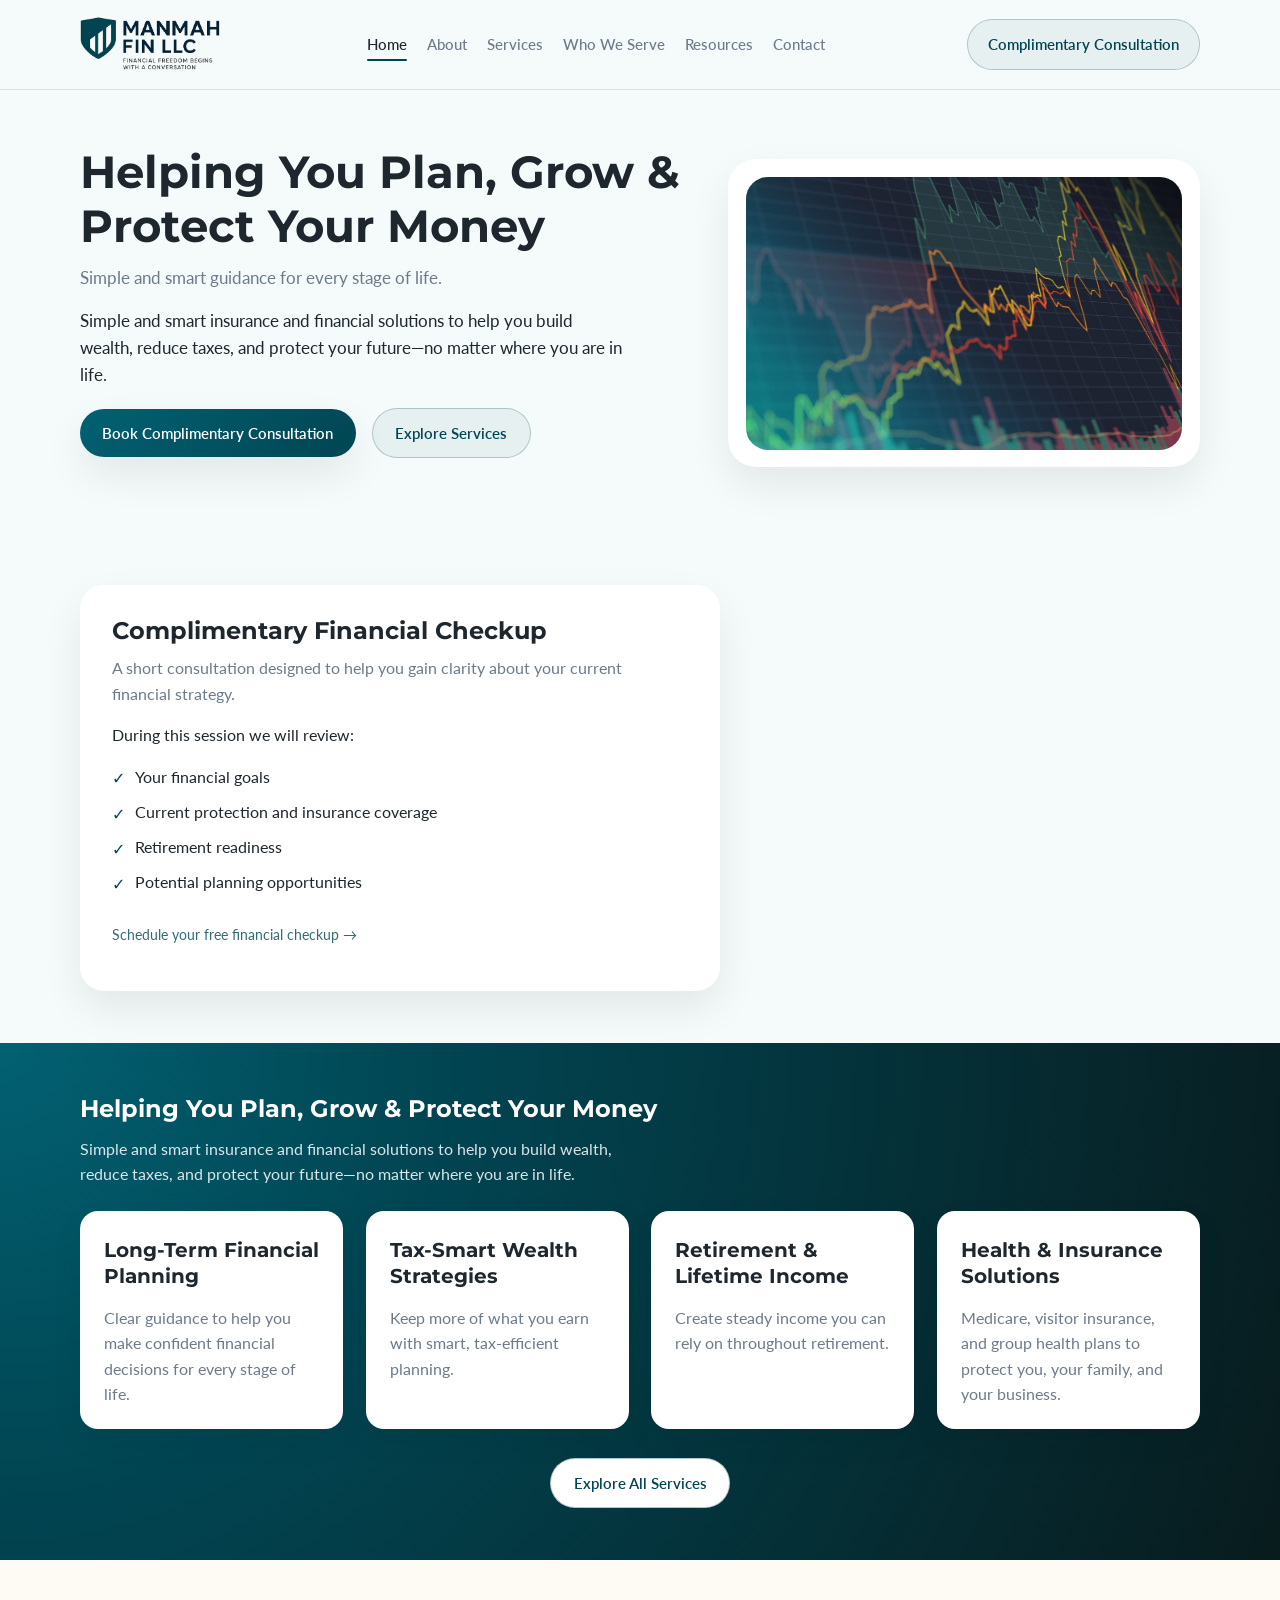
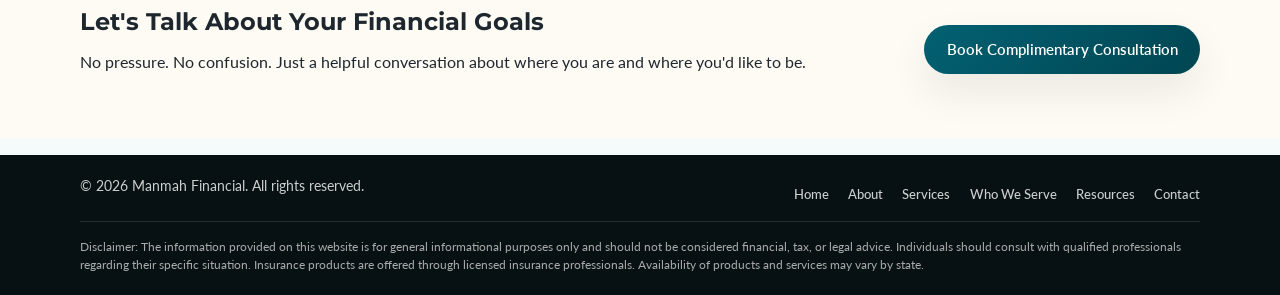
<file: index.html>
<!DOCTYPE html>
<html lang="en">
<head>
  <meta charset="UTF-8" />
  <meta name="viewport" content="width=device-width, initial-scale=1.0" />
  <title>Manmah Financial | Strategic Financial Planning</title>
  <meta name="description" content="Strategic financial planning for protection, growth, and retirement confidence. Helping individuals, families, and business owners build financial security." />
  <link rel="stylesheet" href="assets/css/styles.css" />
  <style>
    /* Home page service cards: titles at top, equal height, vertically aligned */
    .home-service-grid {
      display: grid;
      grid-template-columns: repeat(4, 1fr);
      gap: 1.4rem;
      align-items: stretch;
    }
    @media (max-width: 900px) {
      .home-service-grid { grid-template-columns: repeat(2, 1fr); }
    }
    @media (max-width: 500px) {
      .home-service-grid { grid-template-columns: 1fr; }
    }
    .home-service-card {
      display: grid;
      grid-template-rows: auto 1fr;
      align-content: start;
      justify-content: flex-start;
      height: 100%;
      min-height: 0;
    }
    .home-service-card h3 {
      margin: 0 0 0.5rem;
      min-height: 2.6em;
    }
    .home-service-card p {
      margin: 0;
    }
  </style>
  <link rel="preconnect" href="https://fonts.googleapis.com">
  <link rel="preconnect" href="https://fonts.gstatic.com" crossorigin>
  <link href="https://fonts.googleapis.com/css2?family=Montserrat:wght@400;500;600;700&family=Lato:wght@300;400;700&display=swap" rel="stylesheet">
</head>
<body>
  <header class="site-header">
    <div class="container header-inner">
      <div class="logo">
        <a href="index.html">
          <img src="assets/images/output-onlinejpgtools.png" alt="Manmah Financial logo and wordmark" class="logo-image" />
        </a>
      </div>
      <nav class="main-nav">
        <a href="index.html" class="active">Home</a>
        <a href="about.html">About</a>
        <a href="services.html">Services</a>
        <a href="who-we-serve.html">Who We Serve</a>
        <a href="resources.html">Resources</a>
        <a href="contact.html">Contact</a>
      </nav>
      <div class="header-cta">
        <a href="https://calendly.com/sunitam-manmah/30min" target="_blank" rel="noopener noreferrer" class="btn btn-outline">Complimentary Consultation</a>
      </div>
    </div>
  </header>

  <main>
    <!-- Hero Section -->
    <section class="hero">
      <div class="container hero-grid">
        <div class="hero-copy">
          <h1>Helping You Plan, Grow &amp; Protect Your Money</h1>
          <p class="hero-subtitle">Simple and smart guidance for every stage of life.</p>
          <p class="hero-intro">
            Simple and smart insurance and financial solutions to help you build wealth,
            reduce taxes, and protect your future—no matter where you are in life.
          </p>
          <div class="hero-actions">
            <a href="contact.html" class="btn btn-primary">Book Complimentary Consultation</a>
            <a href="services.html" class="btn btn-outline">Explore Services</a>
          </div>
        </div>
        <div class="hero-image-card">
          <div class="hero-image-placeholder">
            <img src="assets/images/stocks1.jpg" alt="Financial planning and market performance visualization" />
          </div>
        </div>
      </div>
    </section>

    <!-- Complimentary Financial Checkup -->
    <section class="section-light">
      <div class="container">
        <div class="checkup-card">
          <h2>Complimentary Financial Checkup</h2>
          <p class="section-intro">
            A short consultation designed to help you gain clarity about your current financial strategy.
          </p>
          <p>During this session we will review:</p>
          <ul class="checklist">
            <li>Your financial goals</li>
            <li>Current protection and insurance coverage</li>
            <li>Retirement readiness</li>
            <li>Potential planning opportunities</li>
          </ul>
          <p><a href="contact.html" class="link-ghost">Schedule your free financial checkup &rarr;</a></p>
        </div>
      </div>
    </section>

    <!-- Services Preview -->
    <section class="section-dark home-services">
      <div class="container">
        <header class="section-header">
          <h2>Helping You Plan, Grow &amp; Protect Your Money</h2>
          <p class="section-intro">
            Simple and smart insurance and financial solutions to help you build wealth, reduce taxes,
            and protect your future—no matter where you are in life.
          </p>
        </header>
        <div class="service-grid home-service-grid">
          <article class="service-card home-service-card">
            <h3>Long-Term Financial Planning</h3>
            <p>Clear guidance to help you make confident financial decisions for every stage of life.</p>
          </article>
          <article class="service-card home-service-card">
            <h3>Tax-Smart Wealth Strategies</h3>
            <p>Keep more of what you earn with smart, tax-efficient planning.</p>
          </article>
          <article class="service-card home-service-card">
            <h3>Retirement &amp; Lifetime Income</h3>
            <p>Create steady income you can rely on throughout retirement.</p>
          </article>
          <article class="service-card home-service-card">
            <h3>Health &amp; Insurance Solutions</h3>
            <p>Medicare, visitor insurance, and group health plans to protect you, your family, and your business.</p>
          </article>
        </div>
        <div class="centered-cta">
          <a href="services.html" class="btn btn-secondary">Explore All Services</a>
        </div>
      </div>
    </section>

    <!-- CTA -->
    <section class="section-cta">
      <div class="container cta-inner">
        <div>
          <h2>Let's Talk About Your Financial Goals</h2>
          <p>No pressure. No confusion. Just a helpful conversation about where you are and where you'd like to be.</p>
        </div>
        <a href="contact.html" class="btn btn-primary">Book Complimentary Consultation</a>
      </div>
    </section>
  </main>

  <footer class="site-footer">
    <div class="container footer-inner">
      <p>&copy; <span id="year"></span> Manmah Financial. All rights reserved.</p>
      <nav class="footer-nav">
        <a href="index.html">Home</a>
        <a href="about.html">About</a>
        <a href="services.html">Services</a>
        <a href="who-we-serve.html">Who We Serve</a>
        <a href="resources.html">Resources</a>
        <a href="contact.html">Contact</a>
      </nav>
    </div>
    <div class="container footer-disclaimer">
      <p class="disclaimer">Disclaimer: The information provided on this website is for general informational purposes only and should not be considered financial, tax, or legal advice. Individuals should consult with qualified professionals regarding their specific situation. Insurance products are offered through licensed insurance professionals. Availability of products and services may vary by state.</p>
    </div>
  </footer>

  <script>
    document.getElementById('year').textContent = new Date().getFullYear();
  </script>
</body>
</html>
</file>
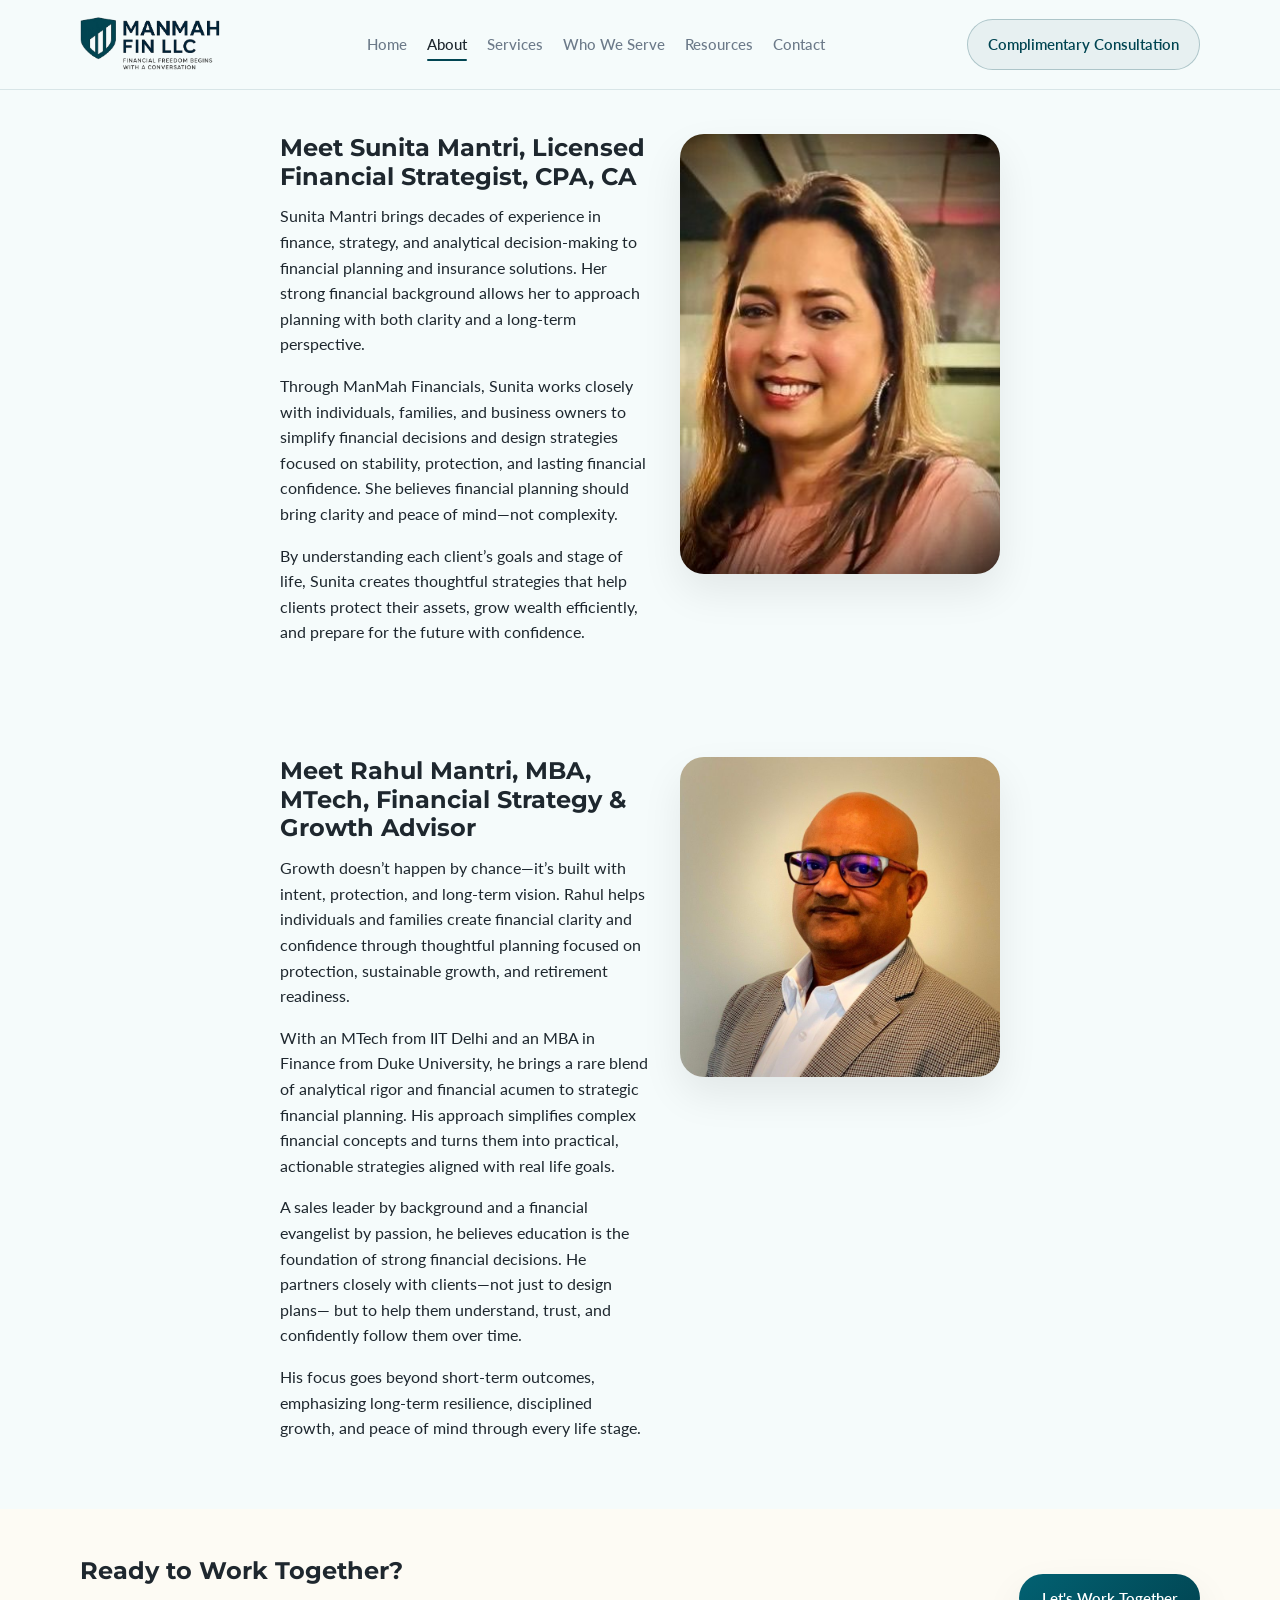
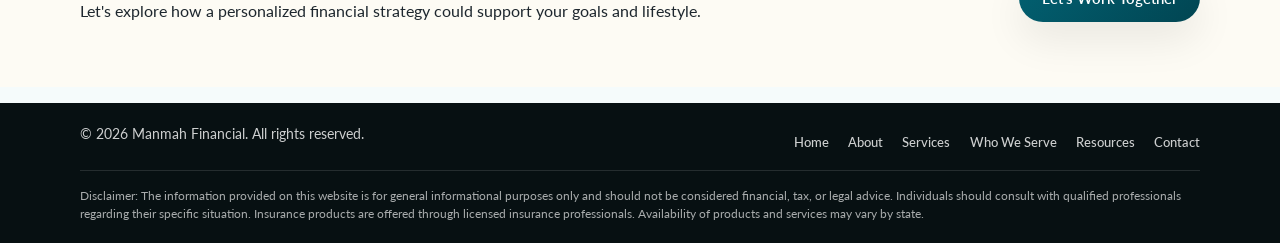
<file: about.html>
<!DOCTYPE html>
<html lang="en">
<head>
  <meta charset="UTF-8" />
  <meta name="viewport" content="width=device-width, initial-scale=1.0" />
  <title>About | Manmah Financial</title>
  <meta name="description" content="Meet Sunita Mantri, CA, CPA — Financial Strategist helping individuals, families, and business owners build financial confidence." />
  <link rel="stylesheet" href="assets/css/styles.css" />
  <link rel="preconnect" href="https://fonts.googleapis.com">
  <link rel="preconnect" href="https://fonts.gstatic.com" crossorigin>
  <link href="https://fonts.googleapis.com/css2?family=Montserrat:wght@400;500;600;700&family=Lato:wght@300;400;700&display=swap" rel="stylesheet">
</head>
<body>
  <header class="site-header">
    <div class="container header-inner">
      <div class="logo">
        <a href="index.html">
          <img src="assets/images/output-onlinejpgtools.png" alt="Manmah Financial logo and wordmark" class="logo-image" />
        </a>
      </div>
      <nav class="main-nav">
        <a href="index.html">Home</a>
        <a href="about.html" class="active">About</a>
        <a href="services.html">Services</a>
        <a href="who-we-serve.html">Who We Serve</a>
        <a href="resources.html">Resources</a>
        <a href="contact.html">Contact</a>
      </nav>
      <div class="header-cta">
        <a href="https://calendly.com/sunitam-manmah/30min" target="_blank" rel="noopener noreferrer" class="btn btn-outline">Complimentary Consultation</a>
      </div>
    </div>
  </header>

  <main>
    <section class="section-light">
      <div class="container narrow">
        <div class="about-profile-block">
          <div class="about-profile-content">
            <h2>Meet Sunita Mantri, Licensed Financial Strategist, CPA, CA</h2>
          <p>
            Sunita Mantri brings decades of experience in finance, strategy, and analytical decision-making
            to financial planning and insurance solutions. Her strong financial background allows her to
            approach planning with both clarity and a long-term perspective.
          </p>
          <p>
            Through ManMah Financials, Sunita works closely with individuals, families, and business owners
            to simplify financial decisions and design strategies focused on stability, protection, and lasting
            financial confidence. She believes financial planning should bring clarity and peace of mind—not complexity.
          </p>
          <p>
            By understanding each client’s goals and stage of life, Sunita creates thoughtful strategies that help
            clients protect their assets, grow wealth efficiently, and prepare for the future with confidence.
            </p>
          </div>
          <div class="about-profile-image-wrap">
            <img src="assets/images/IMG-20260306-WA0001.jpg" alt="Sunita Mantri, Licensed Financial Strategist, CPA, CA" />
          </div>
        </div>
      </div>
    </section>

    <section class="section-light">
      <div class="container narrow">
        <div class="about-profile-block">
          <div class="about-profile-content">
            <h2>Meet Rahul Mantri, MBA, MTech, Financial Strategy &amp; Growth Advisor</h2>
            <p>
            Growth doesn’t happen by chance—it’s built with intent, protection, and long-term vision.
            Rahul helps individuals and families create financial clarity and confidence through thoughtful
            planning focused on protection, sustainable growth, and retirement readiness.
          </p>
          <p>
            With an MTech from IIT Delhi and an MBA in Finance from Duke University, he brings a rare blend
            of analytical rigor and financial acumen to strategic financial planning. His approach simplifies
            complex financial concepts and turns them into practical, actionable strategies aligned with real life goals.
          </p>
          <p>
            A sales leader by background and a financial evangelist by passion, he believes education is the
            foundation of strong financial decisions. He partners closely with clients—not just to design plans—
            but to help them understand, trust, and confidently follow them over time.
          </p>
          <p>
            His focus goes beyond short-term outcomes, emphasizing long-term resilience, disciplined growth,
            and peace of mind through every life stage.
          </p>
          </div>
          <div class="about-profile-image-wrap">
            <img src="assets/images/IMG-20260311-WA0003.jpg" alt="Rahul Mantri, MBA, MTech, Financial Strategy &amp; Growth Advisor" />
          </div>
        </div>
      </div>
    </section>

    <section class="section-cta">
      <div class="container cta-inner">
        <div>
          <h2>Ready to Work Together?</h2>
          <p>Let's explore how a personalized financial strategy could support your goals and lifestyle.</p>
        </div>
        <a href="contact.html" class="btn btn-primary">Let's Work Together</a>
      </div>
    </section>
  </main>

  <footer class="site-footer">
    <div class="container footer-inner">
      <p>&copy; <span id="year"></span> Manmah Financial. All rights reserved.</p>
      <nav class="footer-nav">
        <a href="index.html">Home</a>
        <a href="about.html">About</a>
        <a href="services.html">Services</a>
        <a href="who-we-serve.html">Who We Serve</a>
        <a href="resources.html">Resources</a>
        <a href="contact.html">Contact</a>
      </nav>
    </div>
    <div class="container footer-disclaimer">
      <p class="disclaimer">Disclaimer: The information provided on this website is for general informational purposes only and should not be considered financial, tax, or legal advice. Individuals should consult with qualified professionals regarding their specific situation. Insurance products are offered through licensed insurance professionals. Availability of products and services may vary by state.</p>
    </div>
  </footer>

  <script>
    document.getElementById('year').textContent = new Date().getFullYear();
  </script>
</body>
</html>
</file>
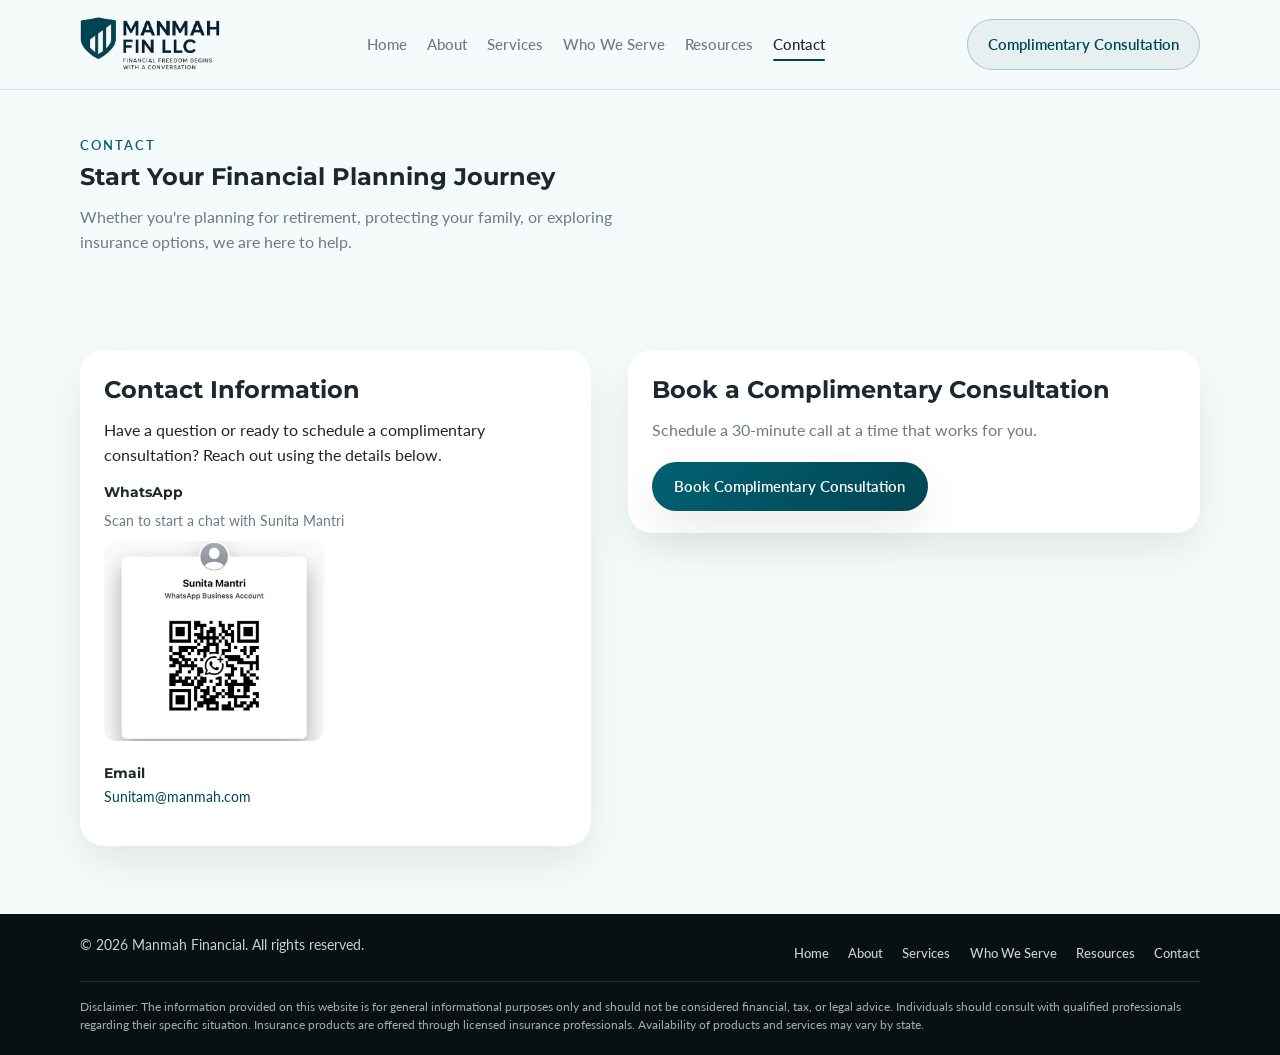
<file: contact.html>
<!DOCTYPE html>
<html lang="en">
<head>
  <meta charset="UTF-8" />
  <meta name="viewport" content="width=device-width, initial-scale=1.0" />
  <title>Contact | Manmah Financial</title>
  <meta name="description" content="Book a complimentary financial consultation with Manmah Financial. Start your financial planning journey today." />
  <link rel="stylesheet" href="assets/css/styles.css" />
  <link rel="preconnect" href="https://fonts.googleapis.com">
  <link rel="preconnect" href="https://fonts.gstatic.com" crossorigin>
  <link href="https://fonts.googleapis.com/css2?family=Montserrat:wght@400;500;600;700&family=Lato:wght@300;400;700&display=swap" rel="stylesheet">
</head>
<body>
  <header class="site-header">
    <div class="container header-inner">
      <div class="logo">
        <a href="index.html">
          <img src="assets/images/output-onlinejpgtools.png" alt="Manmah Financial logo and wordmark" class="logo-image" />
        </a>
      </div>
      <nav class="main-nav">
        <a href="index.html">Home</a>
        <a href="about.html">About</a>
        <a href="services.html">Services</a>
        <a href="who-we-serve.html">Who We Serve</a>
        <a href="resources.html">Resources</a>
        <a href="contact.html" class="active">Contact</a>
      </nav>
      <div class="header-cta">
        <a href="https://calendly.com/sunitam-manmah/30min" target="_blank" rel="noopener noreferrer" class="btn btn-outline">Complimentary Consultation</a>
      </div>
    </div>
  </header>

  <main>
    <section class="page-hero">
      <div class="container page-hero-inner">
        <div>
          <p class="eyebrow">Contact</p>
          <h1>Start Your Financial Planning Journey</h1>
          <p class="section-intro">
            Whether you're planning for retirement, protecting your family, or exploring insurance options, we are here to help.
          </p>
        </div>
      </div>
    </section>

    <section class="section-light">
      <div class="container contact-layout">
        <div class="contact-card">
          <h2>Contact Information</h2>
          <p>Have a question or ready to schedule a complimentary consultation? Reach out using the details below.</p>
          <div class="contact-info">
            <div class="contact-whatsapp">
              <h3>WhatsApp</h3>
              <p class="contact-qr-caption">Scan to start a chat with Sunita Mantri</p>
              <img src="assets/images/whatsapp.jpg" alt="WhatsApp Business QR code for Sunita Mantri — scan to chat" class="contact-qr-image" />
            </div>
            <div>
              <h3>Email</h3>
              <p><a href="mailto:Sunitam@manmah.com">Sunitam@manmah.com</a></p>
            </div>
          </div>
        </div>

        <div class="contact-form-wrapper contact-calendly-cta">
          <h2>Book a Complimentary Consultation</h2>
          <p>Schedule a 30-minute call at a time that works for you.</p>
          <a href="https://calendly.com/sunitam-manmah/30min" target="_blank" rel="noopener noreferrer" class="btn btn-primary">Book Complimentary Consultation</a>
        </div>
      </div>
    </section>
  </main>

  <footer class="site-footer">
    <div class="container footer-inner">
      <p>&copy; <span id="year"></span> Manmah Financial. All rights reserved.</p>
      <nav class="footer-nav">
        <a href="index.html">Home</a>
        <a href="about.html">About</a>
        <a href="services.html">Services</a>
        <a href="who-we-serve.html">Who We Serve</a>
        <a href="resources.html">Resources</a>
        <a href="contact.html">Contact</a>
      </nav>
    </div>
    <div class="container footer-disclaimer">
      <p class="disclaimer">Disclaimer: The information provided on this website is for general informational purposes only and should not be considered financial, tax, or legal advice. Individuals should consult with qualified professionals regarding their specific situation. Insurance products are offered through licensed insurance professionals. Availability of products and services may vary by state.</p>
    </div>
  </footer>

  <script>
    document.getElementById('year').textContent = new Date().getFullYear();
  </script>
</body>
</html>
</file>
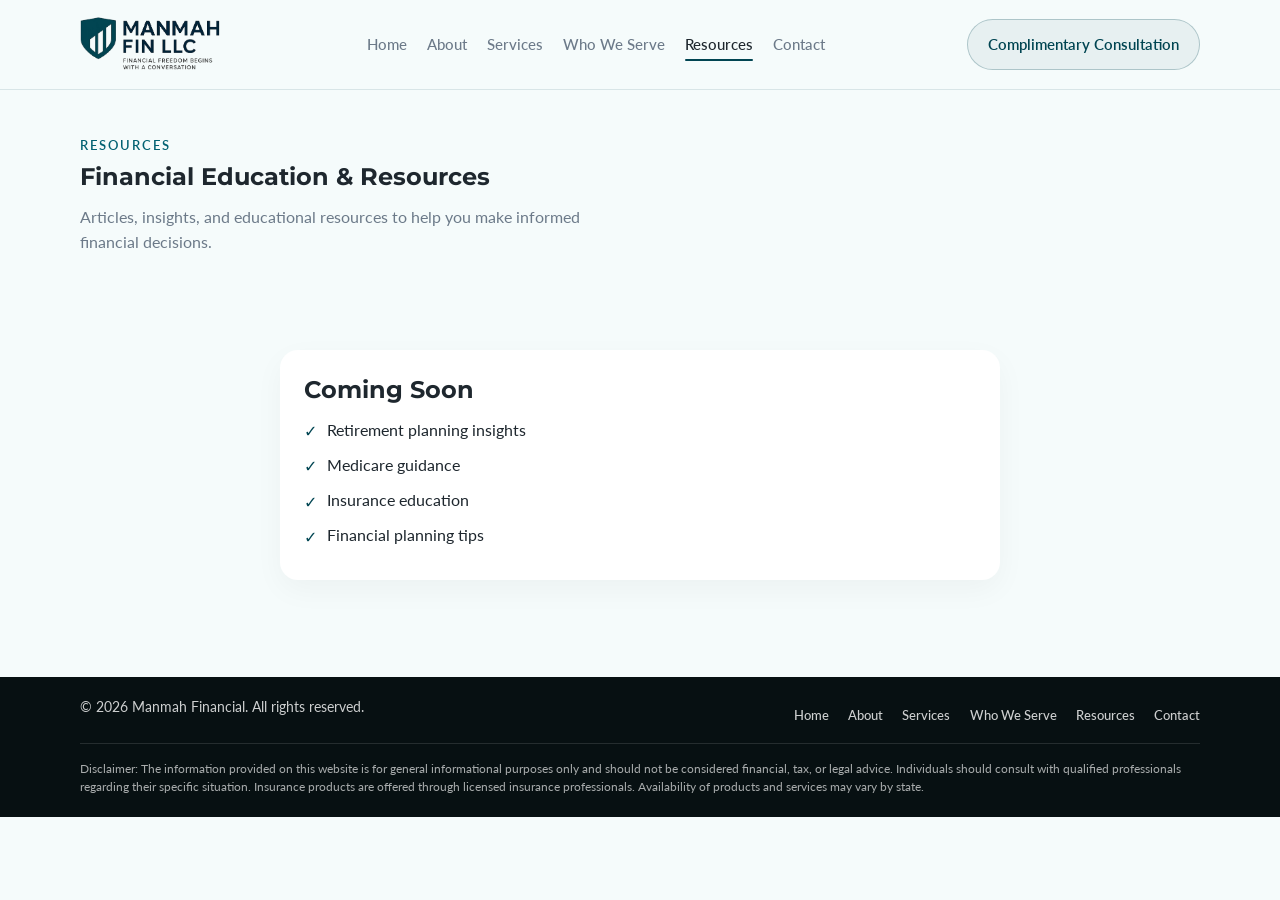
<file: resources.html>
<!DOCTYPE html>
<html lang="en">
<head>
  <meta charset="UTF-8" />
  <meta name="viewport" content="width=device-width, initial-scale=1.0" />
  <title>Resources | Manmah Financial</title>
  <meta name="description" content="Financial education resources, articles, and insights to help you make informed financial decisions." />
  <link rel="stylesheet" href="assets/css/styles.css" />
  <link rel="preconnect" href="https://fonts.googleapis.com">
  <link rel="preconnect" href="https://fonts.gstatic.com" crossorigin>
  <link href="https://fonts.googleapis.com/css2?family=Montserrat:wght@400;500;600;700&family=Lato:wght@300;400;700&display=swap" rel="stylesheet">
</head>
<body>
  <header class="site-header">
    <div class="container header-inner">
      <div class="logo">
        <a href="index.html">
          <img src="assets/images/output-onlinejpgtools.png" alt="Manmah Financial logo and wordmark" class="logo-image" />
        </a>
      </div>
      <nav class="main-nav">
        <a href="index.html">Home</a>
        <a href="about.html">About</a>
        <a href="services.html">Services</a>
        <a href="who-we-serve.html">Who We Serve</a>
        <a href="resources.html" class="active">Resources</a>
        <a href="contact.html">Contact</a>
      </nav>
      <div class="header-cta">
        <a href="https://calendly.com/sunitam-manmah/30min" target="_blank" rel="noopener noreferrer" class="btn btn-outline">Complimentary Consultation</a>
      </div>
    </div>
  </header>

  <main>
    <section class="page-hero">
      <div class="container page-hero-inner">
        <div>
          <p class="eyebrow">Resources</p>
          <h1>Financial Education & Resources</h1>
          <p class="section-intro">
            Articles, insights, and educational resources to help you make informed financial decisions.
          </p>
        </div>
      </div>
    </section>

    <section class="section-light">
      <div class="container narrow">
        <div class="resource-card">
          <h2>Coming Soon</h2>
          <ul class="checklist">
            <li>Retirement planning insights</li>
            <li>Medicare guidance</li>
            <li>Insurance education</li>
            <li>Financial planning tips</li>
          </ul>
        </div>
      </div>
    </section>
  </main>

  <footer class="site-footer">
    <div class="container footer-inner">
      <p>&copy; <span id="year"></span> Manmah Financial. All rights reserved.</p>
      <nav class="footer-nav">
        <a href="index.html">Home</a>
        <a href="about.html">About</a>
        <a href="services.html">Services</a>
        <a href="who-we-serve.html">Who We Serve</a>
        <a href="resources.html">Resources</a>
        <a href="contact.html">Contact</a>
      </nav>
    </div>
    <div class="container footer-disclaimer">
      <p class="disclaimer">Disclaimer: The information provided on this website is for general informational purposes only and should not be considered financial, tax, or legal advice. Individuals should consult with qualified professionals regarding their specific situation. Insurance products are offered through licensed insurance professionals. Availability of products and services may vary by state.</p>
    </div>
  </footer>

  <script>
    document.getElementById('year').textContent = new Date().getFullYear();
  </script>
</body>
</html>
</file>
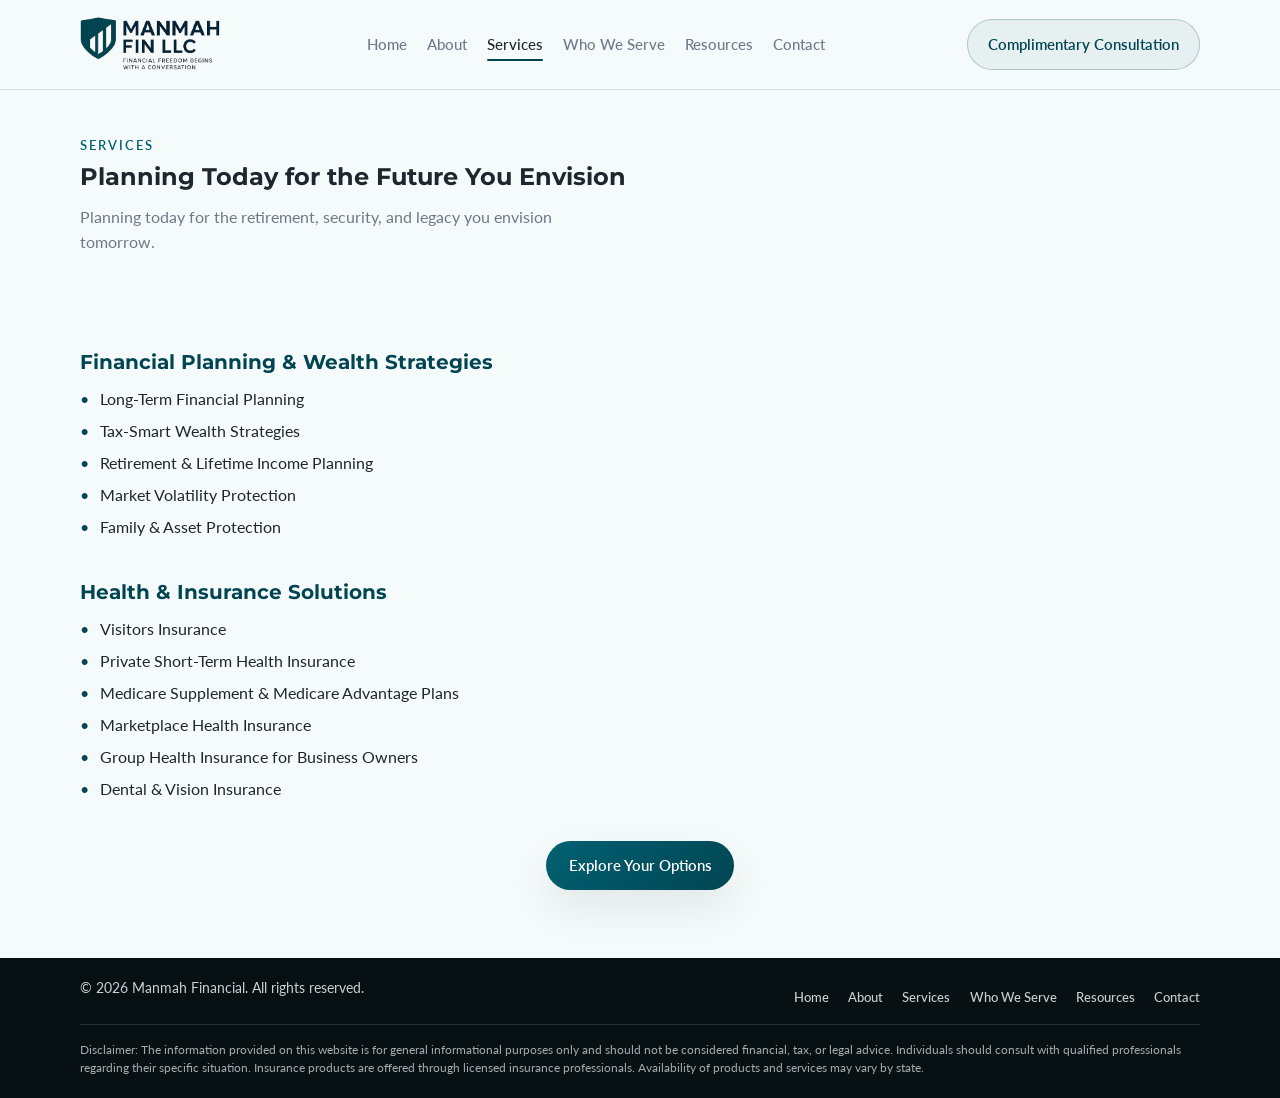
<file: services.html>
<!DOCTYPE html>
<html lang="en">
<head>
  <meta charset="UTF-8" />
  <meta name="viewport" content="width=device-width, initial-scale=1.0" />
  <title>Services | Manmah Financial</title>
  <meta name="description" content="Financial planning, wealth strategies, health and insurance solutions — Medicare, visitors insurance, group health, and more." />
  <link rel="stylesheet" href="assets/css/styles.css" />
  <link rel="preconnect" href="https://fonts.googleapis.com">
  <link rel="preconnect" href="https://fonts.gstatic.com" crossorigin>
  <link href="https://fonts.googleapis.com/css2?family=Montserrat:wght@400;500;600;700&family=Lato:wght@300;400;700&display=swap" rel="stylesheet">
</head>
<body>
  <header class="site-header">
    <div class="container header-inner">
      <div class="logo">
        <a href="index.html">
          <img src="assets/images/output-onlinejpgtools.png" alt="Manmah Financial logo and wordmark" class="logo-image" />
        </a>
      </div>
      <nav class="main-nav">
        <a href="index.html">Home</a>
        <a href="about.html">About</a>
        <a href="services.html" class="active">Services</a>
        <a href="who-we-serve.html">Who We Serve</a>
        <a href="resources.html">Resources</a>
        <a href="contact.html">Contact</a>
      </nav>
      <div class="header-cta">
        <a href="https://calendly.com/sunitam-manmah/30min" target="_blank" rel="noopener noreferrer" class="btn btn-outline">Complimentary Consultation</a>
      </div>
    </div>
  </header>

  <main>
    <section class="page-hero">
      <div class="container page-hero-inner">
        <div>
          <p class="eyebrow">Services</p>
          <h1>Planning Today for the Future You Envision</h1>
          <p class="section-intro">
            Planning today for the retirement, security, and legacy you envision tomorrow.
          </p>
        </div>
      </div>
    </section>

    <section class="section-light">
      <div class="container">
        <div class="services-group">
          <h2 class="services-group-title">Financial Planning & Wealth Strategies</h2>
          <ul class="service-bullet-list">
            <li>Long-Term Financial Planning</li>
            <li>Tax-Smart Wealth Strategies</li>
            <li>Retirement & Lifetime Income Planning</li>
            <li>Market Volatility Protection</li>
            <li>Family & Asset Protection</li>
          </ul>
        </div>

        <div class="services-group">
          <h2 class="services-group-title">Health & Insurance Solutions</h2>
          <ul class="service-bullet-list">
            <li>Visitors Insurance</li>
            <li>Private Short-Term Health Insurance</li>
            <li>Medicare Supplement & Medicare Advantage Plans</li>
            <li>Marketplace Health Insurance</li>
            <li>Group Health Insurance for Business Owners</li>
            <li>Dental & Vision Insurance</li>
          </ul>
        </div>

        <div class="centered-cta">
          <a href="contact.html" class="btn btn-primary">Explore Your Options</a>
        </div>
      </div>
    </section>
  </main>

  <footer class="site-footer">
    <div class="container footer-inner">
      <p>&copy; <span id="year"></span> Manmah Financial. All rights reserved.</p>
      <nav class="footer-nav">
        <a href="index.html">Home</a>
        <a href="about.html">About</a>
        <a href="services.html">Services</a>
        <a href="who-we-serve.html">Who We Serve</a>
        <a href="resources.html">Resources</a>
        <a href="contact.html">Contact</a>
      </nav>
    </div>
    <div class="container footer-disclaimer">
      <p class="disclaimer">Disclaimer: The information provided on this website is for general informational purposes only and should not be considered financial, tax, or legal advice. Individuals should consult with qualified professionals regarding their specific situation. Insurance products are offered through licensed insurance professionals. Availability of products and services may vary by state.</p>
    </div>
  </footer>

  <script>
    document.getElementById('year').textContent = new Date().getFullYear();
  </script>
</body>
</html>
</file>
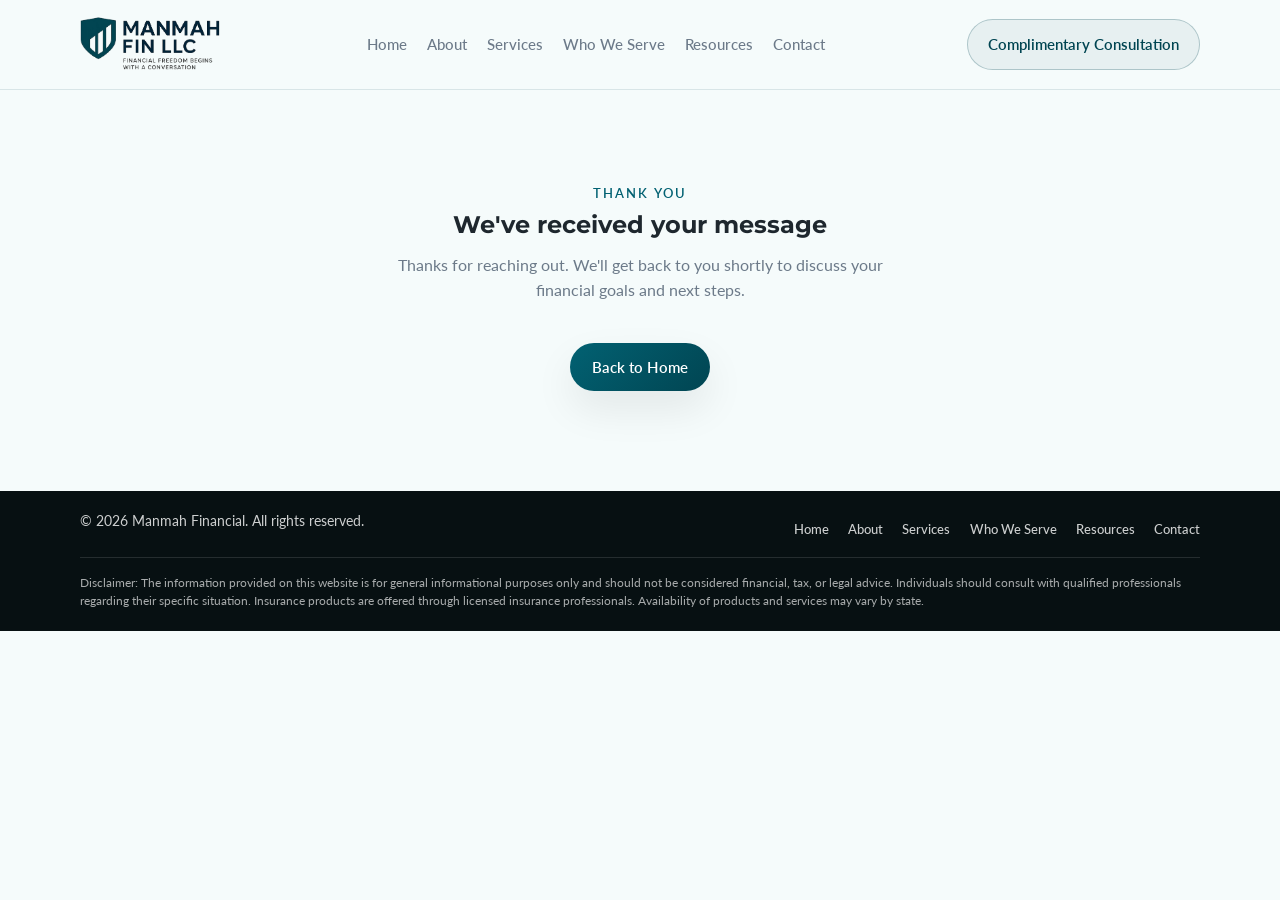
<file: thank-you.html>
<!DOCTYPE html>
<html lang="en">
<head>
  <meta charset="UTF-8" />
  <meta name="viewport" content="width=device-width, initial-scale=1.0" />
  <title>Thank You | Manmah Financial</title>
  <meta name="description" content="Thank you for reaching out. We'll be in touch soon." />
  <link rel="stylesheet" href="assets/css/styles.css" />
  <link rel="preconnect" href="https://fonts.googleapis.com">
  <link rel="preconnect" href="https://fonts.gstatic.com" crossorigin>
  <link href="https://fonts.googleapis.com/css2?family=Montserrat:wght@400;500;600;700&family=Lato:wght@300;400;700&display=swap" rel="stylesheet">
</head>
<body>
  <header class="site-header">
    <div class="container header-inner">
      <div class="logo">
        <a href="index.html">
          <img src="assets/images/output-onlinejpgtools.png" alt="Manmah Financial logo and wordmark" class="logo-image" />
        </a>
      </div>
      <nav class="main-nav">
        <a href="index.html">Home</a>
        <a href="about.html">About</a>
        <a href="services.html">Services</a>
        <a href="who-we-serve.html">Who We Serve</a>
        <a href="resources.html">Resources</a>
        <a href="contact.html">Contact</a>
      </nav>
      <div class="header-cta">
        <a href="https://calendly.com/sunitam-manmah/30min" target="_blank" rel="noopener noreferrer" class="btn btn-outline">Complimentary Consultation</a>
      </div>
    </div>
  </header>

  <main>
    <section class="page-hero">
      <div class="container narrow" style="text-align: center; padding: 3rem 0;">
        <p class="eyebrow">Thank you</p>
        <h1>We've received your message</h1>
        <p class="section-intro" style="margin-left: auto; margin-right: auto;">
          Thanks for reaching out. We'll get back to you shortly to discuss your financial goals and next steps.
        </p>
        <a href="index.html" class="btn btn-primary" style="margin-top: 1.5rem;">Back to Home</a>
      </div>
    </section>
  </main>

  <footer class="site-footer">
    <div class="container footer-inner">
      <p>&copy; <span id="year"></span> Manmah Financial. All rights reserved.</p>
      <nav class="footer-nav">
        <a href="index.html">Home</a>
        <a href="about.html">About</a>
        <a href="services.html">Services</a>
        <a href="who-we-serve.html">Who We Serve</a>
        <a href="resources.html">Resources</a>
        <a href="contact.html">Contact</a>
      </nav>
    </div>
    <div class="container footer-disclaimer">
      <p class="disclaimer">Disclaimer: The information provided on this website is for general informational purposes only and should not be considered financial, tax, or legal advice. Individuals should consult with qualified professionals regarding their specific situation. Insurance products are offered through licensed insurance professionals. Availability of products and services may vary by state.</p>
    </div>
  </footer>

  <script>
    document.getElementById('year').textContent = new Date().getFullYear();
  </script>
</body>
</html>
</file>
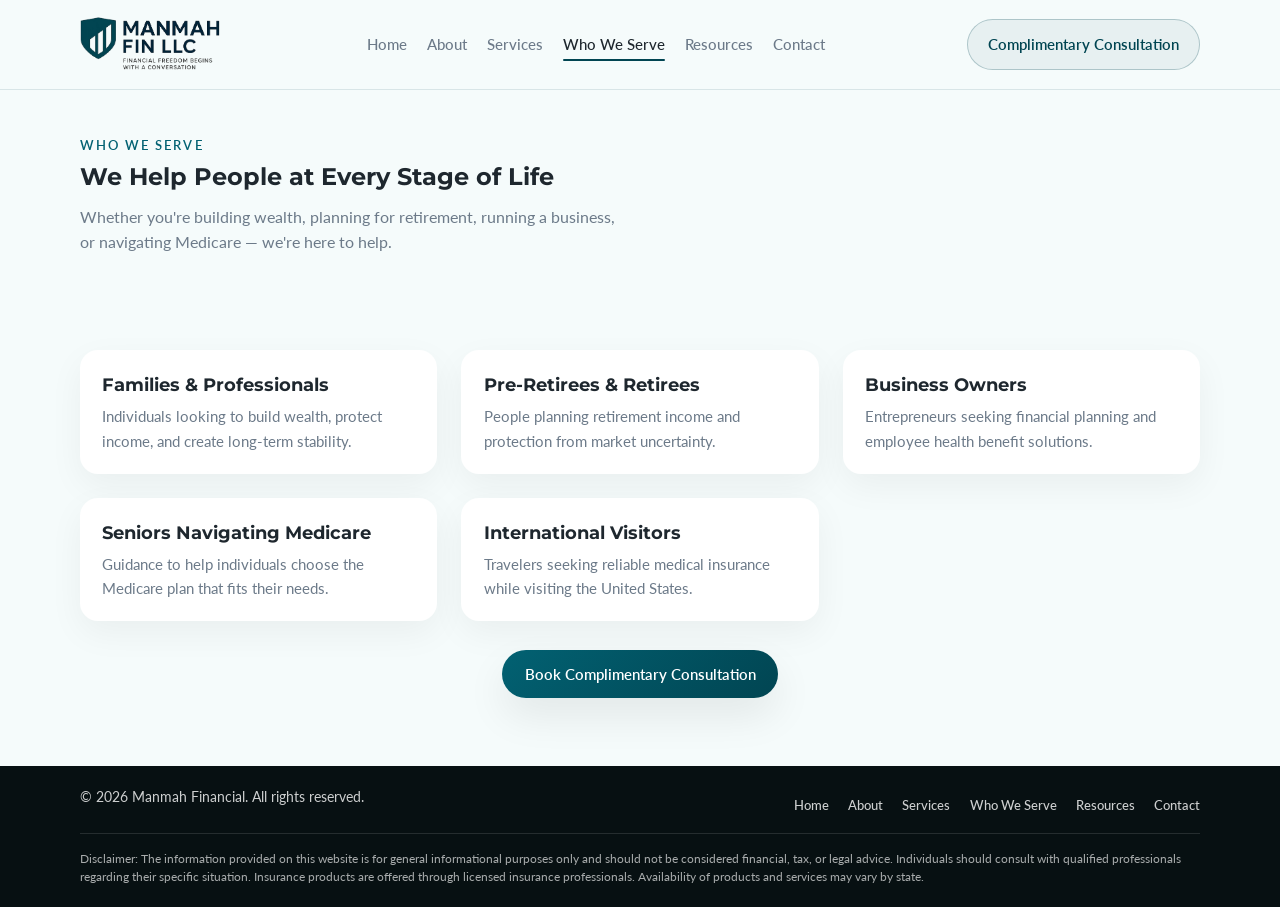
<file: who-we-serve.html>
<!DOCTYPE html>
<html lang="en">
<head>
  <meta charset="UTF-8" />
  <meta name="viewport" content="width=device-width, initial-scale=1.0" />
  <title>Who We Serve | Manmah Financial</title>
  <meta name="description" content="Manmah Financial serves families, professionals, pre-retirees, business owners, seniors navigating Medicare, and international visitors." />
  <link rel="stylesheet" href="assets/css/styles.css" />
  <link rel="preconnect" href="https://fonts.googleapis.com">
  <link rel="preconnect" href="https://fonts.gstatic.com" crossorigin>
  <link href="https://fonts.googleapis.com/css2?family=Montserrat:wght@400;500;600;700&family=Lato:wght@300;400;700&display=swap" rel="stylesheet">
</head>
<body>
  <header class="site-header">
    <div class="container header-inner">
      <div class="logo">
        <a href="index.html">
          <img src="assets/images/output-onlinejpgtools.png" alt="Manmah Financial logo and wordmark" class="logo-image" />
        </a>
      </div>
      <nav class="main-nav">
        <a href="index.html">Home</a>
        <a href="about.html">About</a>
        <a href="services.html">Services</a>
        <a href="who-we-serve.html" class="active">Who We Serve</a>
        <a href="resources.html">Resources</a>
        <a href="contact.html">Contact</a>
      </nav>
      <div class="header-cta">
        <a href="https://calendly.com/sunitam-manmah/30min" target="_blank" rel="noopener noreferrer" class="btn btn-outline">Complimentary Consultation</a>
      </div>
    </div>
  </header>

  <main>
    <section class="page-hero">
      <div class="container page-hero-inner">
        <div>
          <p class="eyebrow">Who We Serve</p>
          <h1>We Help People at Every Stage of Life</h1>
          <p class="section-intro">
            Whether you're building wealth, planning for retirement, running a business, or navigating Medicare — we're here to help.
          </p>
        </div>
      </div>
    </section>

    <section class="section-light">
      <div class="container">
        <div class="serve-grid">
          <article class="serve-card">
            <h2>Families & Professionals</h2>
            <p>Individuals looking to build wealth, protect income, and create long-term stability.</p>
          </article>
          <article class="serve-card">
            <h2>Pre-Retirees & Retirees</h2>
            <p>People planning retirement income and protection from market uncertainty.</p>
          </article>
          <article class="serve-card">
            <h2>Business Owners</h2>
            <p>Entrepreneurs seeking financial planning and employee health benefit solutions.</p>
          </article>
          <article class="serve-card">
            <h2>Seniors Navigating Medicare</h2>
            <p>Guidance to help individuals choose the Medicare plan that fits their needs.</p>
          </article>
          <article class="serve-card">
            <h2>International Visitors</h2>
            <p>Travelers seeking reliable medical insurance while visiting the United States.</p>
          </article>
        </div>
        <div class="centered-cta">
          <a href="contact.html" class="btn btn-primary">Book Complimentary Consultation</a>
        </div>
      </div>
    </section>
  </main>

  <footer class="site-footer">
    <div class="container footer-inner">
      <p>&copy; <span id="year"></span> Manmah Financial. All rights reserved.</p>
      <nav class="footer-nav">
        <a href="index.html">Home</a>
        <a href="about.html">About</a>
        <a href="services.html">Services</a>
        <a href="who-we-serve.html">Who We Serve</a>
        <a href="resources.html">Resources</a>
        <a href="contact.html">Contact</a>
      </nav>
    </div>
    <div class="container footer-disclaimer">
      <p class="disclaimer">Disclaimer: The information provided on this website is for general informational purposes only and should not be considered financial, tax, or legal advice. Individuals should consult with qualified professionals regarding their specific situation. Insurance products are offered through licensed insurance professionals. Availability of products and services may vary by state.</p>
    </div>
  </footer>

  <script>
    document.getElementById('year').textContent = new Date().getFullYear();
  </script>
</body>
</html>
</file>
<file: assets/css/styles.css>
:root {
  --color-teal: #014552;
  --color-teal-soft: #026172;
  --color-charcoal: #1e272e;
  --color-gold-soft: #f3e3b2;
  --color-bg: #f5fbfb;
  --color-white: #ffffff;
  --color-muted: #6c7a89;
  --radius-lg: 18px;
  --radius-pill: 999px;
  --shadow-soft: 0 18px 40px rgba(0, 0, 0, 0.08);
}

*,
*::before,
*::after {
  box-sizing: border-box;
}

html,
body {
  margin: 0;
  padding: 0;
}

body {
  font-family: "Lato", system-ui, -apple-system, BlinkMacSystemFont, "Segoe UI", sans-serif;
  color: var(--color-charcoal);
  background-color: var(--color-bg);
  line-height: 1.6;
}

img {
  max-width: 100%;
  display: block;
}

a {
  color: inherit;
  text-decoration: none;
}

.container {
  width: min(1120px, 100% - 2.5rem);
  margin: 0 auto;
}

h1,
h2,
h3,
h4 {
  font-family: "Montserrat", system-ui, -apple-system, BlinkMacSystemFont, "Segoe UI", sans-serif;
  margin: 0 0 0.75rem;
  line-height: 1.2;
}

p {
  margin: 0 0 1rem;
}

.section-intro {
  color: var(--color-muted);
  max-width: 34rem;
}

.eyebrow {
  text-transform: uppercase;
  letter-spacing: 0.16em;
  font-size: 0.8rem;
  font-weight: 600;
  color: var(--color-teal-soft);
  margin-bottom: 0.5rem;
}

/* Header */
.site-header {
  position: sticky;
  top: 0;
  z-index: 20;
  background: rgba(245, 251, 251, 0.96);
  backdrop-filter: blur(16px);
  border-bottom: 1px solid rgba(1, 69, 82, 0.12);
}

.header-inner {
  display: flex;
  align-items: center;
  justify-content: space-between;
  gap: 1.5rem;
  flex-wrap: wrap;
  padding: 0.9rem 0;
}

.logo {
  display: flex;
  align-items: center;
  gap: 0.6rem;
}

.logo-image {
  height: 60px;
  width: auto;
  display: block;
}

.logo-mark {
  width: 38px;
  height: 38px;
  border-radius: 14px;
  background: radial-gradient(circle at 30% 20%, #026172, #014552);
  color: var(--color-white);
  display: inline-flex;
  align-items: center;
  justify-content: center;
  font-weight: 700;
  font-size: 1.2rem;
}

.logo-text {
  font-weight: 700;
  font-size: 1.1rem;
  letter-spacing: 0.04em;
}

.main-nav {
  display: flex;
  align-items: center;
  justify-content: center;
  column-gap: 1.25rem;
  row-gap: 0.35rem;
  flex-wrap: wrap;
  flex: 1;
  min-width: 0;
  font-size: 0.95rem;
}

.main-nav a {
  position: relative;
  color: var(--color-muted);
  font-weight: 500;
}

.main-nav a::after {
  content: "";
  position: absolute;
  left: 0;
  bottom: -0.3rem;
  width: 0;
  height: 2px;
  background: var(--color-teal);
  border-radius: 99px;
  transition: width 0.2s ease-out;
}

.main-nav a:hover::after,
.main-nav a.active::after {
  width: 100%;
}

.main-nav a.active {
  color: var(--color-charcoal);
}

.header-cta .btn-outline {
  padding-inline: 1.25rem;
}

/* Buttons */
.btn {
  display: inline-flex;
  align-items: center;
  justify-content: center;
  padding: 0.75rem 1.4rem;
  border-radius: var(--radius-pill);
  font-weight: 600;
  border: none;
  cursor: pointer;
  font-size: 0.95rem;
  transition: transform 0.15s ease-out, box-shadow 0.15s ease-out, background 0.15s ease-out, color 0.15s ease-out, border-color 0.15s ease-out;
  white-space: nowrap;
}

.btn-primary {
  background: linear-gradient(135deg, #026172, #014552);
  color: var(--color-white);
  box-shadow: var(--shadow-soft);
}

.btn-primary:hover {
  transform: translateY(-1px);
  box-shadow: 0 22px 50px rgba(1, 69, 82, 0.3);
}

.btn-outline {
  background: rgba(1, 69, 82, 0.06);
  color: var(--color-teal);
  border: 1px solid rgba(1, 69, 82, 0.25);
}

.btn-outline:hover {
  background: rgba(1, 69, 82, 0.12);
}

.btn-secondary {
  background: var(--color-white);
  color: var(--color-teal);
  border: 1px solid rgba(1, 69, 82, 0.3);
}

.btn-secondary:hover {
  background: #f0fbfb;
}

.link-ghost {
  font-size: 0.9rem;
  color: var(--color-charcoal);
  opacity: 0.8;
}

.link-ghost:hover {
  opacity: 1;
}

/* Hero - Home */
.hero {
  padding: 3.5rem 0 3.75rem;
}

.hero-grid {
  display: grid;
  grid-template-columns: minmax(0, 1.4fr) minmax(0, 1.1fr);
  gap: 3rem;
  align-items: center;
}

.hero-copy h1 {
  font-size: clamp(2.3rem, 4vw, 2.8rem);
}

.hero-subtitle {
  font-size: 1.05rem;
  color: var(--color-muted);
  max-width: 30rem;
}

.hero-intro {
  font-size: 1.05rem;
  color: var(--color-charcoal);
  max-width: 34rem;
  margin-bottom: 0.5rem;
}

.credibility-line {
  font-size: 0.9rem;
  font-weight: 600;
  color: var(--color-teal);
  letter-spacing: 0.08em;
  margin-bottom: 1rem;
}

.hero-actions {
  display: flex;
  align-items: center;
  gap: 1rem;
  margin: 1.2rem 0 1.4rem;
  flex-wrap: wrap;
}

.hero-highlights {
  display: flex;
  flex-wrap: wrap;
  gap: 0.5rem;
}

.pill {
  border-radius: var(--radius-pill);
  background: rgba(1, 69, 82, 0.1);
  padding: 0.3rem 0.9rem;
  font-size: 0.8rem;
  font-weight: 600;
  color: var(--color-teal);
}

.hero-image-card {
  background: var(--color-white);
  border-radius: 28px;
  padding: 1.1rem;
  box-shadow: var(--shadow-soft);
  display: grid;
  gap: 0.85rem;
}

.hero-image-placeholder {
  border-radius: 22px;
  overflow: hidden;
  background: linear-gradient(135deg, #e6f7f7, #fdfbf4);
  min-height: 260px;
  display: flex;
  align-items: center;
  justify-content: center;
}

.hero-image-placeholder img {
  width: 100%;
  height: auto;
  object-fit: cover;
}

.hero-stats {
  display: flex;
  justify-content: space-between;
  gap: 1rem;
  font-size: 0.8rem;
}

.stat-label {
  text-transform: uppercase;
  letter-spacing: 0.16em;
  font-weight: 600;
  color: var(--color-muted);
  display: block;
  margin-bottom: 0.1rem;
}

.stat-value {
  font-weight: 600;
}

/* Checkup Card */
.checkup-card {
  background: var(--color-white);
  border-radius: 24px;
  padding: 2rem 2rem 1.8rem;
  box-shadow: var(--shadow-soft);
  max-width: 640px;
}

.checkup-card h2 {
  margin-bottom: 0.6rem;
}

.checkup-card .checklist {
  margin: 1rem 0 1.5rem;
}

.checkup-card .btn {
  margin-top: 0.5rem;
}

.link-ghost {
  font-size: 0.9rem;
  color: var(--color-teal);
  text-decoration: none;
}

.link-ghost:hover {
  text-decoration: underline;
}

/* Sections */
.section-light {
  padding: 2.75rem 0 3.25rem;
}

.section-dark {
  padding: 3.25rem 0;
  background: radial-gradient(circle at top left, #026172 0, #014552 32%, #081b1d 100%);
  color: var(--color-white);
}

.section-dark .section-intro {
  color: rgba(255, 255, 255, 0.86);
}

.section-cta {
  padding: 3rem 0;
  background: #fdfbf4;
}

.cta-inner {
  display: flex;
  align-items: center;
  justify-content: space-between;
  gap: 1.5rem;
  flex-wrap: wrap;
}

.two-col {
  display: grid;
  grid-template-columns: minmax(0, 1.15fr) minmax(0, 1.3fr);
  gap: 2.5rem;
  align-items: flex-start;
}

.split {
  display: grid;
  grid-template-columns: minmax(0, 1.3fr) minmax(0, 1.4fr);
  gap: 2.5rem;
  align-items: flex-start;
}

.card-grid {
  display: grid;
  grid-template-columns: repeat(auto-fit, minmax(210px, 1fr));
  gap: 1.25rem;
}

.icon-card {
  background: var(--color-white);
  border-radius: var(--radius-lg);
  padding: 1.2rem 1.2rem 1.05rem;
  box-shadow: 0 10px 30px rgba(0, 0, 0, 0.04);
}

.icon-card h3 {
  font-size: 1rem;
}

.icon-card p {
  font-size: 0.9rem;
  color: var(--color-muted);
}

.stacked-cards {
  display: flex;
  flex-direction: column;
  gap: 0.9rem;
}

.stacked-card {
  background: rgba(4, 32, 33, 0.64);
  border-radius: 18px;
  padding: 1rem 1.05rem;
  font-size: 0.95rem;
}

.stacked-card.cta-card {
  display: flex;
  align-items: center;
  justify-content: space-between;
  gap: 1rem;
  background: rgba(253, 251, 244, 0.07);
  border: 1px solid rgba(243, 227, 178, 0.4);
}

.stacked-card.cta-card h3 {
  margin-bottom: 0.25rem;
}

.service-grid {
  display: grid;
  grid-template-columns: repeat(4, 1fr);
  gap: 1.4rem;
  align-items: stretch;
}

@media (max-width: 900px) {
  .service-grid {
    grid-template-columns: repeat(2, 1fr);
  }
}

@media (max-width: 500px) {
  .service-grid {
    grid-template-columns: 1fr;
  }
}

.service-grid-large {
  grid-template-columns: repeat(auto-fit, minmax(260px, 1fr));
}

/* Who We Serve: 3 columns top row, 2 columns bottom row (centered) */
.serve-grid {
  display: grid;
  grid-template-columns: repeat(3, 1fr);
  gap: 1.5rem;
}

.serve-grid .serve-card:nth-child(4) {
  grid-column: 1;
}

.serve-grid .serve-card:nth-child(5) {
  grid-column: 2;
}

.serve-card {
  background: var(--color-white);
  border-radius: var(--radius-lg);
  padding: 1.5rem 1.4rem 1.3rem;
  box-shadow: 0 12px 35px rgba(0, 0, 0, 0.05);
}

.serve-card h2 {
  font-size: 1.15rem;
  margin-bottom: 0.5rem;
}

.serve-card p {
  font-size: 0.95rem;
  color: var(--color-muted);
  margin: 0;
}

.service-card {
  background: var(--color-white);
  border-radius: var(--radius-lg);
  padding: 1.6rem 1.5rem 1.4rem;
  box-shadow: 0 12px 35px rgba(0, 0, 0, 0.05);
  display: grid;
  grid-template-rows: auto 1fr;
  gap: 0.5rem 0;
  align-content: start;
  min-height: 0;
  height: 100%;
}

.service-card h2,
.service-card h3 {
  font-size: 1.25rem;
  color: var(--color-charcoal);
  margin: 0 0 0.5rem;
  line-height: 1.3;
  min-height: 2.6em;
}

.service-tagline {
  font-weight: 600;
  color: var(--color-teal);
  font-size: 0.9rem;
}

.service-card p {
  font-size: 1rem;
  color: var(--color-muted);
  margin: 0;
  align-self: start;
}

.service-list {
  list-style: none;
  padding: 0;
  margin: 0.8rem 0 0;
  font-size: 0.9rem;
  color: var(--color-charcoal);
}

.service-list li {
  margin-bottom: 0.3rem;
  padding-left: 1rem;
  position: relative;
}

.service-list li::before {
  content: "•";
  position: absolute;
  left: 0;
  color: var(--color-teal);
}

.services-group {
  margin-bottom: 2.5rem;
}

.services-group:last-of-type {
  margin-bottom: 1rem;
}

.services-group-title {
  font-size: 1.25rem;
  color: var(--color-teal);
  margin-bottom: 0.75rem;
}

.service-bullet-list {
  list-style: none;
  padding: 0;
  margin: 0;
  font-size: 1rem;
}

.service-bullet-list li {
  padding-left: 1.25rem;
  margin-bottom: 0.4rem;
  position: relative;
}

.service-bullet-list li::before {
  content: "•";
  position: absolute;
  left: 0;
  color: var(--color-teal);
}

.section-header {
  text-align: left;
  margin-bottom: 1.5rem;
}

.centered-cta {
  margin-top: 1.8rem;
  text-align: center;
}

/* Checklists */
.checklist {
  list-style: none;
  padding: 0;
  margin: 0;
}

.checklist li {
  display: flex;
  align-items: flex-start;
  gap: 0.6rem;
  margin-bottom: 0.5rem;
}

.checklist li::before {
  content: "✓";
  font-weight: 700;
  color: var(--color-teal);
  margin-top: 0.1rem;
}

/* Page Hero (inner pages) */
.page-hero {
  padding: 2.8rem 0 2.2rem;
}

.page-hero-inner {
  display: grid;
  grid-template-columns: minmax(0, 1.6fr) minmax(0, 1fr);
  gap: 2rem;
  align-items: center;
}

.page-hero-image img {
  border-radius: 24px;
  box-shadow: var(--shadow-soft);
}

.about-text-block {
  background: var(--color-white);
  border-radius: var(--radius-lg);
  padding: 1.3rem 1.3rem 1.1rem;
  box-shadow: 0 10px 30px rgba(0, 0, 0, 0.04);
}

/* About page: consistent profile layout (text left, image right) for both people */
.about-profile-block {
  display: grid;
  grid-template-columns: 1fr minmax(200px, 320px);
  gap: 2rem;
  align-items: start;
}

.about-profile-content h2 {
  margin-top: 0;
}

.about-profile-image-wrap {
  /* images are static (no sticky) */
}

.about-profile-image-wrap img {
  width: 100%;
  height: auto;
  border-radius: 24px;
  box-shadow: var(--shadow-soft);
  display: block;
}

@media (max-width: 720px) {
  .about-profile-block {
    grid-template-columns: 1fr;
    gap: 1.5rem;
  }

  .about-profile-image-wrap {
    position: static;
    max-width: 320px;
    margin: 0 auto;
  }
}

.narrow {
  max-width: 720px;
}

/* Resources */
.resource-card {
  background: var(--color-white);
  border-radius: var(--radius-lg);
  padding: 1.6rem 1.5rem 1.4rem;
  box-shadow: 0 10px 30px rgba(0, 0, 0, 0.04);
  margin-bottom: 1.8rem;
}

.lead-magnet {
  background: #fdfbf4;
  border-radius: 24px;
  padding: 1.6rem 1.5rem 1.5rem;
  border: 1px solid rgba(243, 227, 178, 0.8);
}

.lead-magnet h2 {
  margin-bottom: 0.4rem;
}

.form-note {
  font-size: 0.8rem;
  color: var(--color-muted);
  margin-top: 0.6rem;
}

/* Forms */
.simple-form {
  margin-top: 1rem;
}

.form-row {
  display: flex;
  flex-direction: column;
  gap: 0.25rem;
  margin-bottom: 0.8rem;
}

label {
  font-size: 0.85rem;
  font-weight: 600;
  color: var(--color-charcoal);
}

input,
textarea {
  border-radius: 10px;
  border: 1px solid rgba(1, 69, 82, 0.3);
  padding: 0.6rem 0.7rem;
  font-size: 0.9rem;
  font-family: inherit;
  outline: none;
  background: var(--color-white);
}

input:focus,
textarea:focus {
  border-color: var(--color-teal);
  box-shadow: 0 0 0 1px rgba(1, 69, 82, 0.2);
}

textarea {
  resize: vertical;
}

.form-intro {
  font-size: 0.92rem;
  color: var(--color-muted);
}

/* Contact layout */
.contact-layout {
  display: grid;
  grid-template-columns: minmax(0, 1.25fr) minmax(0, 1.4fr);
  gap: 2.3rem;
  align-items: flex-start;
}

.contact-card {
  background: var(--color-white);
  border-radius: 24px;
  padding: 1.6rem 1.5rem 1.4rem;
  box-shadow: var(--shadow-soft);
}

.contact-info {
  display: flex;
  flex-direction: column;
  gap: 1.5rem;
  margin-top: 1rem;
  font-size: 0.9rem;
}

.contact-info h3 {
  font-size: 0.9rem;
  margin-bottom: 0.15rem;
}

.contact-whatsapp {
  display: flex;
  flex-direction: column;
  gap: 0.5rem;
}

.contact-qr-caption {
  font-size: 0.85rem;
  color: var(--color-muted);
  margin: 0;
}

.contact-qr-image {
  max-width: 220px;
  height: auto;
  border-radius: 12px;
  display: block;
}

.contact-form-wrapper {
  background: var(--color-white);
  border-radius: 24px;
  padding: 1.6rem 1.5rem 1.4rem;
  box-shadow: var(--shadow-soft);
}

.contact-calendly-cta p {
  margin-bottom: 1.25rem;
  color: var(--color-muted);
}

/* Footer */
.site-footer {
  background: #071012;
  color: rgba(255, 255, 255, 0.8);
  padding: 1.3rem 0;
  margin-top: 1rem;
}

.footer-inner {
  display: flex;
  align-items: center;
  justify-content: space-between;
  gap: 1rem;
  font-size: 0.85rem;
  flex-wrap: wrap;
}

.footer-nav {
  display: flex;
  gap: 1.2rem;
}

.footer-nav a {
  color: rgba(255, 255, 255, 0.8);
  font-weight: 500;
  font-size: 0.84rem;
}

.footer-nav a:hover {
  color: #ffffff;
}

.footer-disclaimer {
  padding-top: 1rem;
  border-top: 1px solid rgba(255, 255, 255, 0.12);
  margin-top: 0.5rem;
}

.disclaimer {
  font-size: 0.75rem;
  line-height: 1.5;
  color: rgba(255, 255, 255, 0.65);
  margin: 0;
}

.contact-info a {
  color: var(--color-teal);
}

.contact-info a:hover {
  text-decoration: underline;
}

/* Responsive */
@media (max-width: 900px) {
  .hero-grid,
  .two-col,
  .split,
  .page-hero-inner,
  .contact-layout,
  .serve-grid {
    grid-template-columns: minmax(0, 1fr);
  }

  .serve-grid .serve-card:nth-child(4),
  .serve-grid .serve-card:nth-child(5) {
    grid-column: auto;
  }

  .hero {
    padding-top: 2.4rem;
  }

  .header-inner {
    flex-wrap: wrap;
  }
}

@media (max-width: 720px) {
  .header-inner {
    justify-content: center;
  }

  .main-nav {
    display: none;
  }

  .hero-actions {
    flex-direction: column;
    align-items: stretch;
  }

  .cta-inner {
    flex-direction: column;
    align-items: flex-start;
  }

  .footer-inner {
    flex-direction: column;
    align-items: flex-start;
  }

}
</file>
